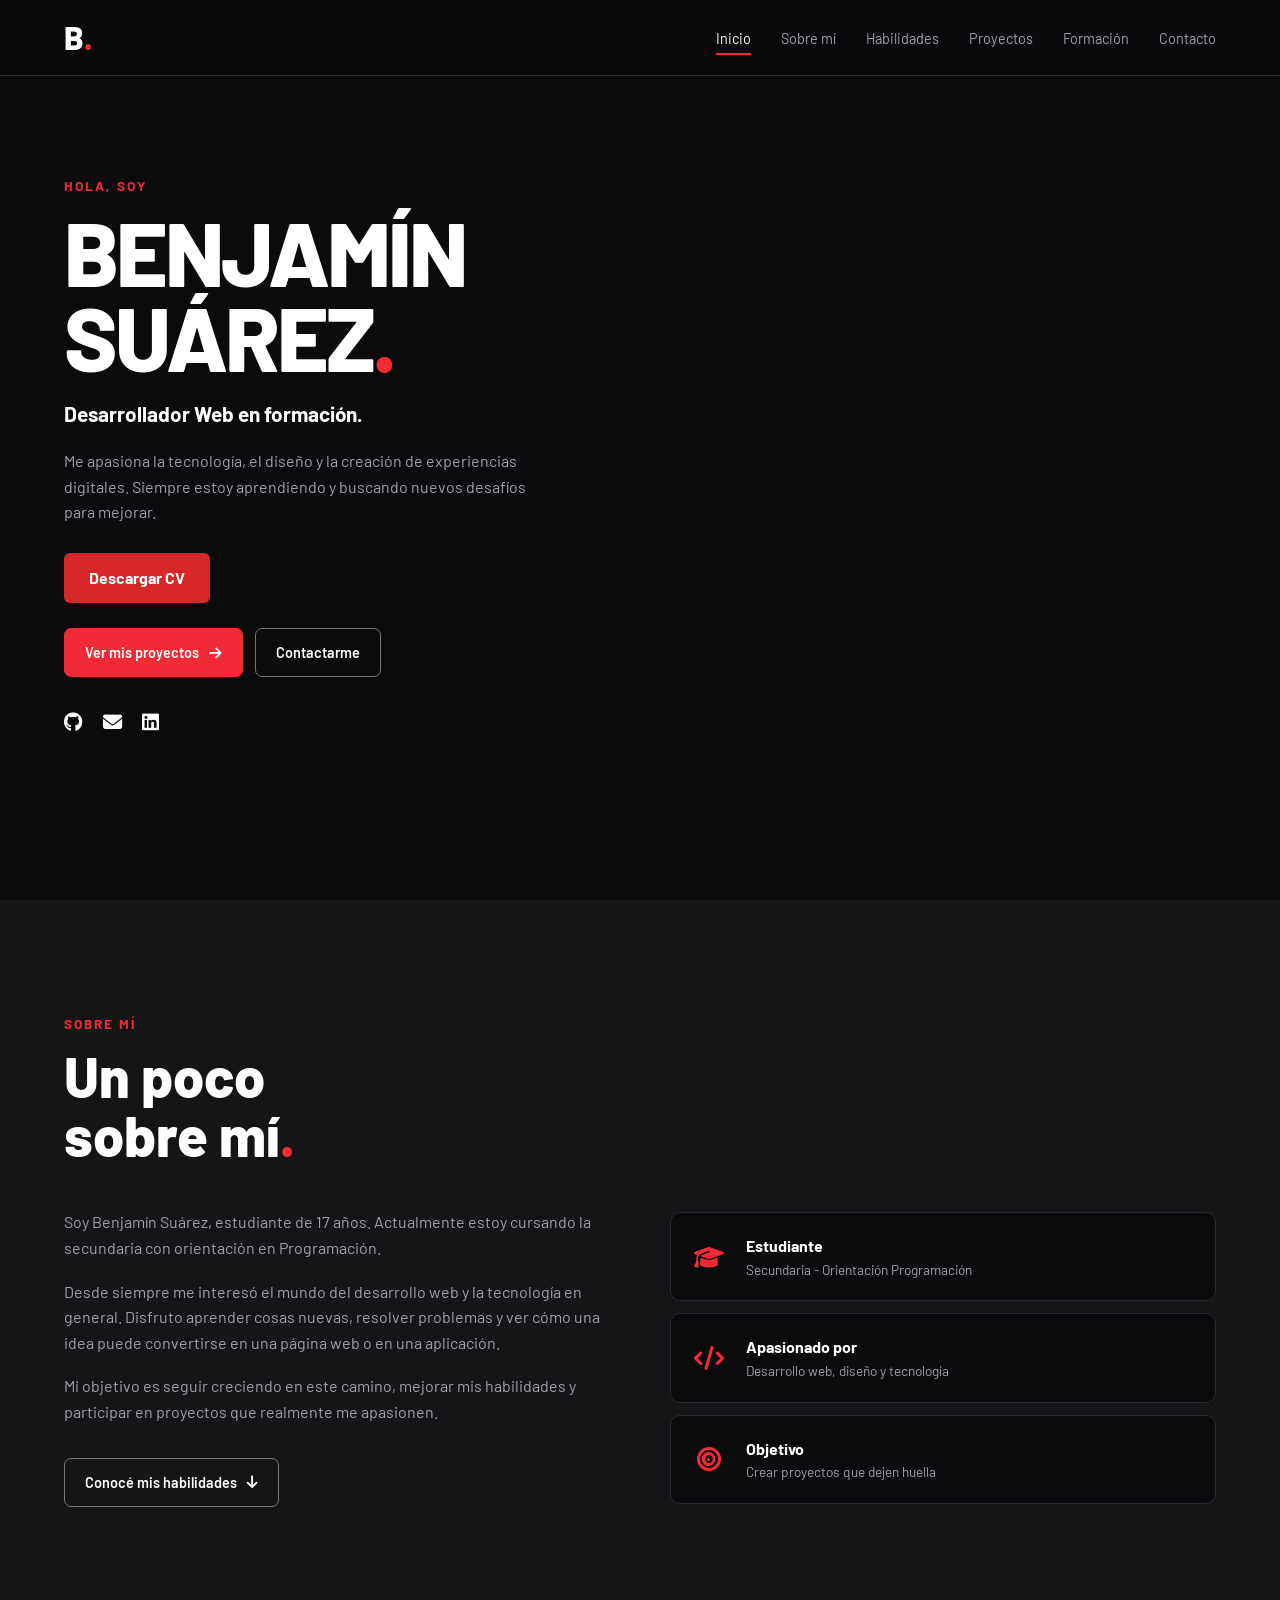
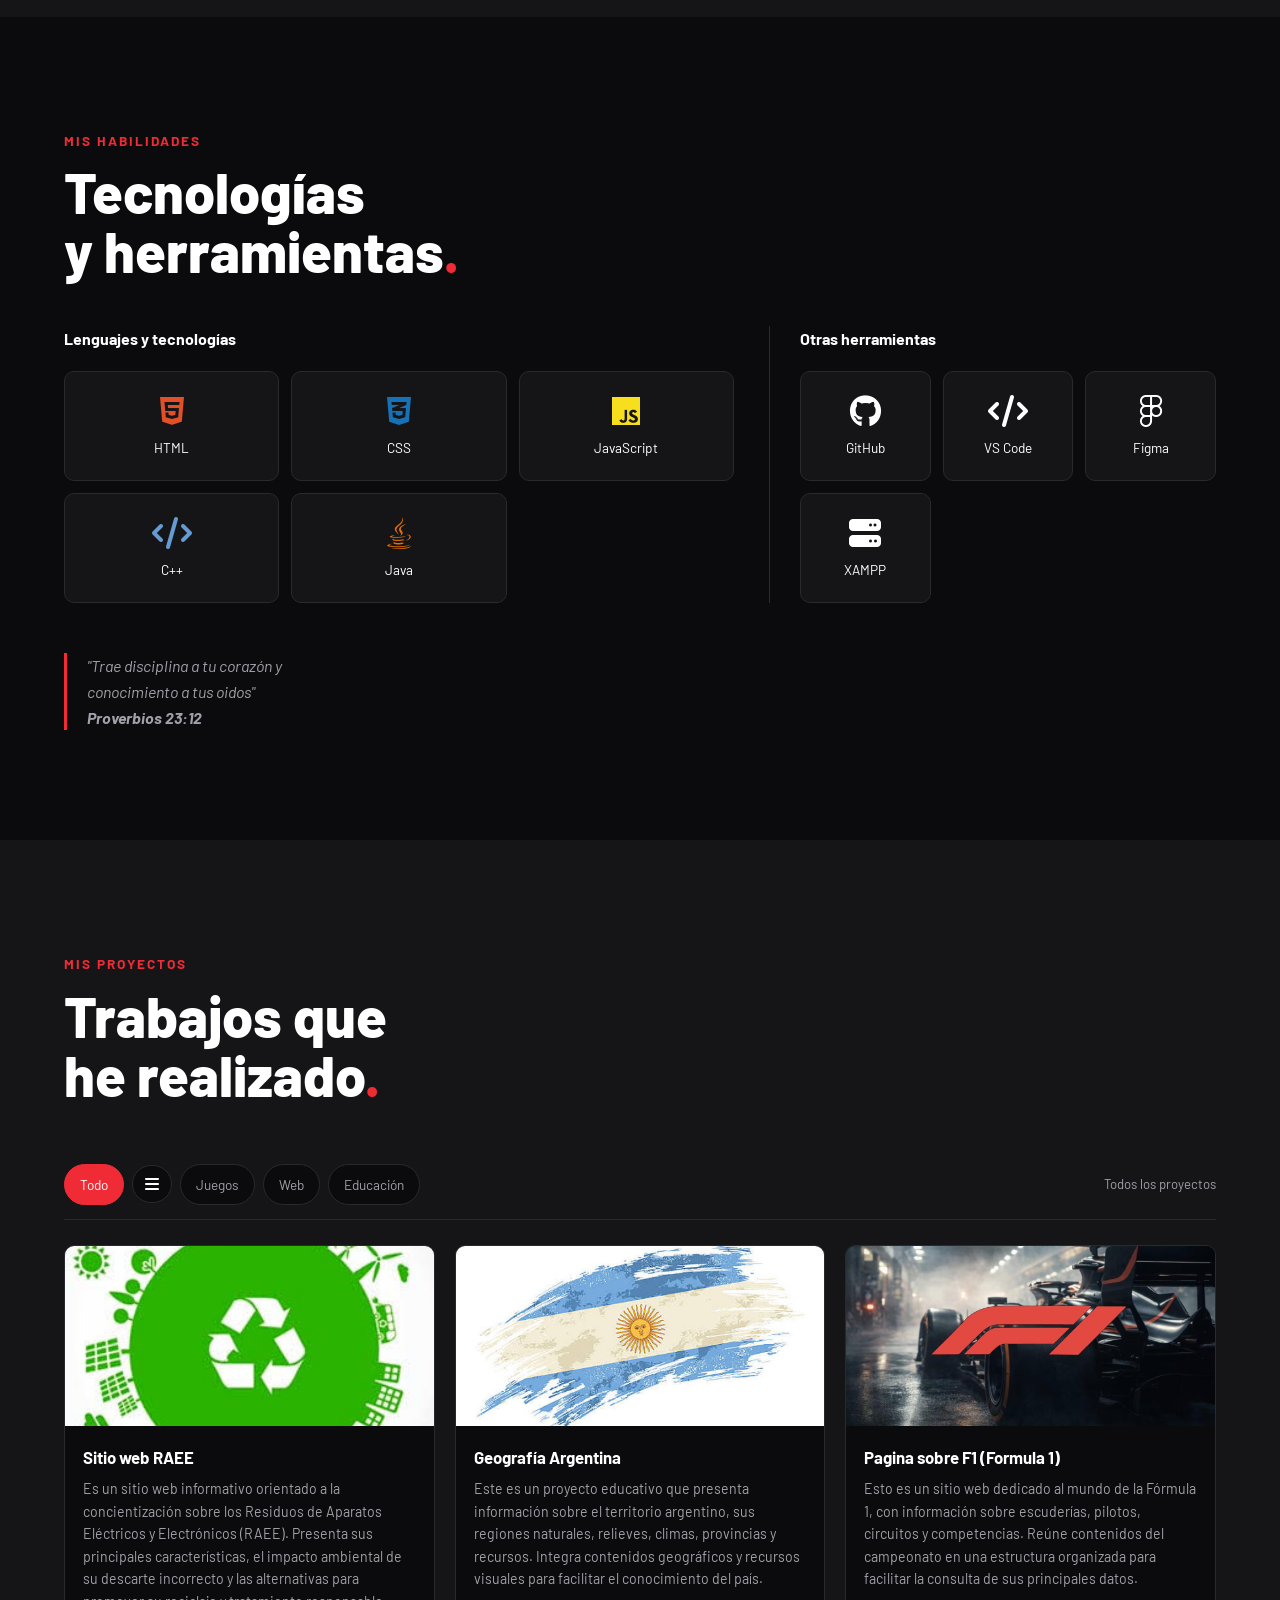
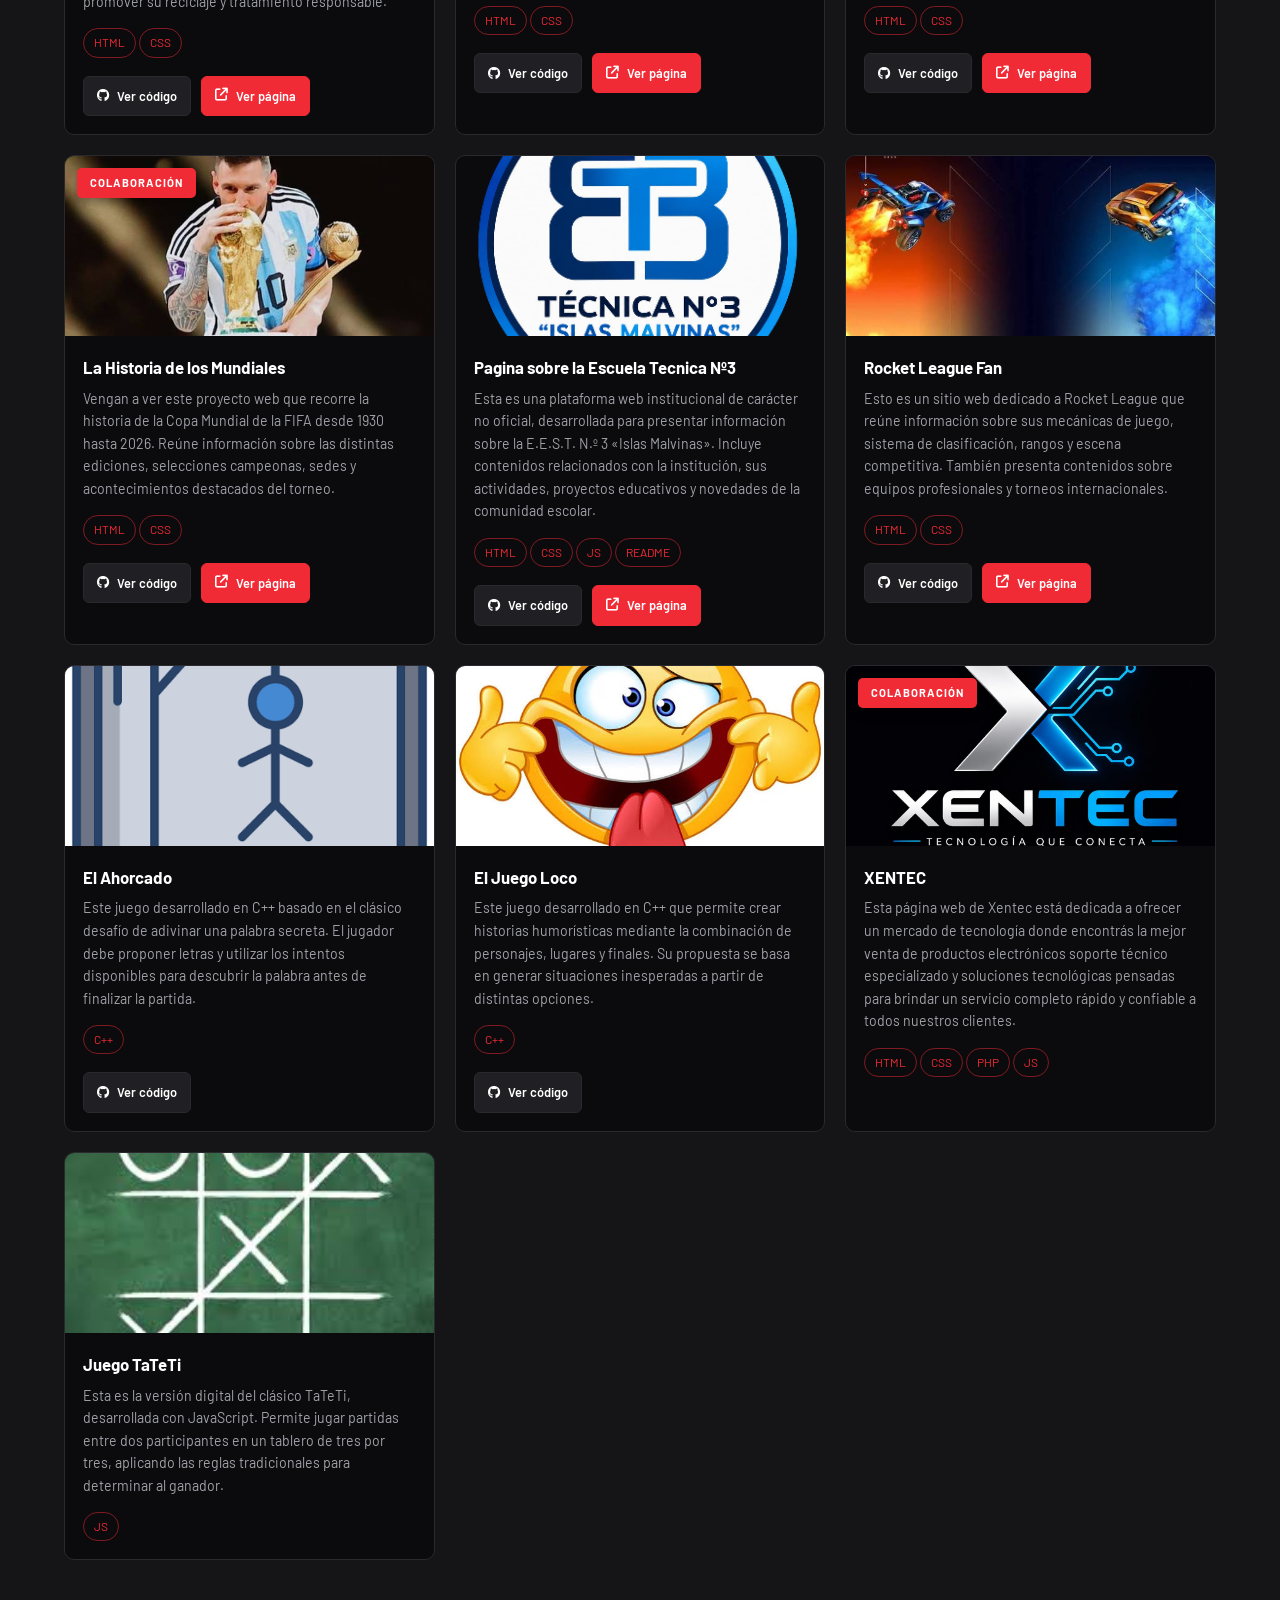
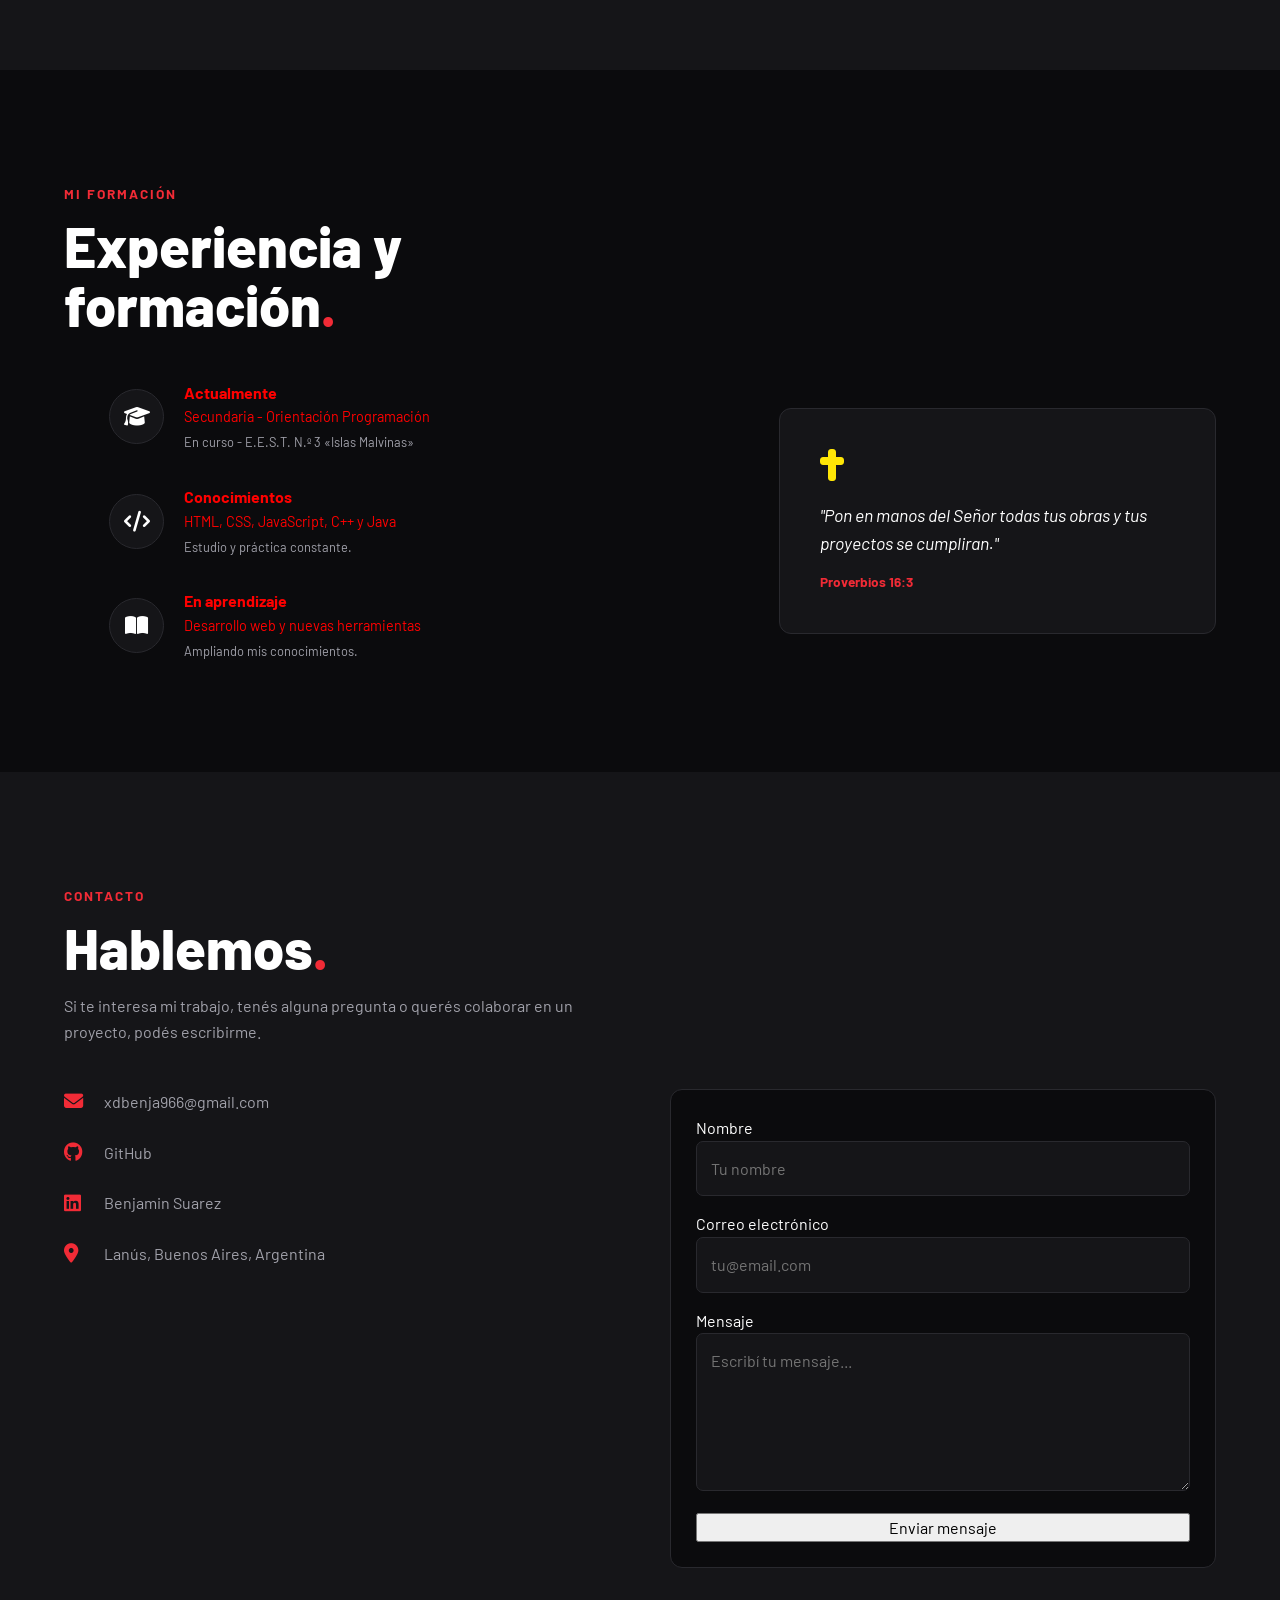
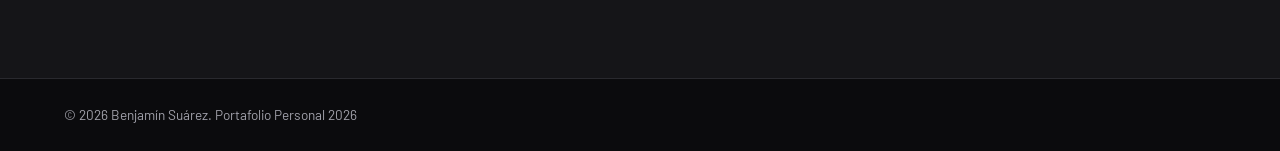
<file: index.html>
<!DOCTYPE html>
<html lang="es">

<head>
    <meta charset="UTF-8">
    <meta name="viewport" content="width=device-width, initial-scale=1.0">
    <meta name="description" content="Portafolio personal de Benjamín Suárez. Desarrollador web en formación.">
    <title>Benjamín Suárez | Portafolio</title>

    <!-- Tipografías -->
    <link rel="preconnect" href="https://fonts.googleapis.com">
    <link rel="preconnect" href="https://fonts.gstatic.com" crossorigin>
    <link href="https://fonts.googleapis.com/css2?family=Barlow:wght@300;400;500;600;700;800&display=swap"
        rel="stylesheet">

    <!-- Iconos -->
    <link rel="stylesheet" href="https://cdnjs.cloudflare.com/ajax/libs/font-awesome/6.5.0/css/all.min.css">

    <!-- CSS -->
    <link rel="stylesheet" href="css/styles.css">

    <!-- LOGO PAGINA -->
    <link rel="shortcut icon" href="assets/logob.JPG" type="image/png">
</head>

<body>

    <div class="scroll-progress" id="scroll-progress" aria-hidden="true"></div>

    <!-- ENCABEZADO -->
    <header class="header">
        <nav class="navbar container">

            <a href="#inicio" class="logo">B<span>.</span></a>

            <button class="menu-toggle" id="menu-toggle" aria-label="Abrir menú" aria-expanded="false">
                <i class="fa-solid fa-bars"></i>
            </button>

            <ul class="nav-links" id="nav-links">
                <li><a href="#inicio" class="nav-link active">Inicio</a></li>
                <li><a href="#sobre-mi" class="nav-link">Sobre mí</a></li>
                <li><a href="#habilidades" class="nav-link">Habilidades</a></li>
                <li><a href="#proyectos" class="nav-link">Proyectos</a></li>
                <li><a href="#formacion" class="nav-link">Formación</a></li>

                <li><a href="#contacto" class="nav-link">Contacto</a></li>
            </ul>


        </nav>
    </header>

    <main>

        <!-- INICIO -->
        <section class="hero section" id="inicio">
            <div class="container hero-content">

                <div class="hero-text">
                    <span class="eyebrow">HOLA, SOY</span>

                    <h1>BENJAMÍN<br>SUÁREZ<span>.</span></h1>

                    <h2>Desarrollador Web en formación.</h2>

                    <p>
                        Me apasiona la tecnología, el diseño y la creación
                        de experiencias digitales. Siempre estoy aprendiendo
                        y buscando nuevos desafíos para mejorar.
                    </p>

                    <div class="hero-buttons">
                        <a href="documentos/CV-Benjamin-Suarez.pdf" download="CV-Benjamin-Suarez.docx" class="btn-cv">
                            Descargar CV
                        </a>
                    </div>
                    <br>
                    <div class="hero-buttons">
                        <a href="#proyectos" class="btn btn-primary">
                            Ver mis proyectos <i class="fa-solid fa-arrow-right"></i>
                        </a>

                        <a href="#contacto" class="btn btn-outline">
                            Contactarme
                        </a>
                    </div>

                    <div class="social-links">
                        <a href="https://github.com/xdbenja966-cell" target="_blank" aria-label="GitHub">
                            <i class="fa-brands fa-github"></i>
                        </a>
                        <a href="mailto:xdbenja966@gmail.com" aria-label="Correo">
                            <i class="fa-solid fa-envelope"></i>
                        </a>
                        <a href="https://www.linkedin.com/in/benjamin-suarez-9343b6450/" target="_blank" class="linkedin">
                            <i class="fa-brands fa-linkedin"></i>
                        </a>
                    </div>
                </div>



            </div>
        </section>

        <!-- SOBRE MÍ -->
        <section class="section about" id="sobre-mi">
            <div class="container">

                <div class="section-heading">
                    <span class="eyebrow">SOBRE MÍ</span>
                    <h2>Un poco<br>sobre mí<span>.</span></h2>
                </div>

                <div class="about-content">

                    <div class="about-text">
                        <p>
                            Soy Benjamín Suárez, estudiante de 17 años.
                            Actualmente estoy cursando la secundaria con
                            orientación en Programación.
                        </p>

                        <p>
                            Desde siempre me interesó el mundo del desarrollo
                            web y la tecnología en general. Disfruto aprender
                            cosas nuevas, resolver problemas y ver cómo una
                            idea puede convertirse en una página web o en
                            una aplicación.
                        </p>

                        <p>
                            Mi objetivo es seguir creciendo en este camino,
                            mejorar mis habilidades y participar en proyectos
                            que realmente me apasionen.
                        </p>

                        <a href="#habilidades" class="btn btn-outline">
                            Conocé mis habilidades
                            <i class="fa-solid fa-arrow-down"></i>
                        </a>
                    </div>

                    <div class="about-cards">

                        <article class="info-card">
                            <i class="fa-solid fa-graduation-cap"></i>
                            <div>
                                <h3>Estudiante</h3>
                                <p>Secundaria - Orientación Programación</p>
                            </div>
                        </article>

                        <article class="info-card">
                            <i class="fa-solid fa-code"></i>
                            <div>
                                <h3>Apasionado por</h3>
                                <p>Desarrollo web, diseño y tecnología</p>
                            </div>
                        </article>

                        <article class="info-card">
                            <i class="fa-solid fa-bullseye"></i>
                            <div>
                                <h3>Objetivo</h3>
                                <p>Crear proyectos que dejen huella</p>
                            </div>
                        </article>

                    </div>
                </div>
            </div>
        </section>

        <!-- HABILIDADES -->
        <section class="section skills" id="habilidades">
            <div class="container">

                <div class="section-heading">
                    <span class="eyebrow">MIS HABILIDADES</span>
                    <h2>Tecnologías<br>y herramientas<span>.</span></h2>
                </div>

                <div class="skills-content">

                    <div class="skills-group">
                        <h3>Lenguajes y tecnologías</h3>

                        <div class="skills-grid">

                            <article class="skill-card">
                                <i class="fa-brands fa-html5 html"></i>
                                <p>HTML</p>
                            </article>

                            <article class="skill-card">
                                <i class="fa-brands fa-css3-alt css"></i>
                                <p>CSS</p>
                            </article>

                            <article class="skill-card">
                                <i class="fa-brands fa-js js"></i>
                                <p>JavaScript</p>
                            </article>

                            <article class="skill-card">
                                <i class="fa-solid fa-code cpp"></i>
                                <p>C++</p>
                            </article>

                            <article class="skill-card">
                                <i class="fa-brands fa-java java"></i>
                                <p>Java</p>
                            </article>

                        </div>
                    </div>

                    <div class="skills-group tools-group">
                        <h3>Otras herramientas</h3>

                        <div class="skills-grid">

                            <article class="skill-card">
                                <i class="fa-brands fa-github"></i>
                                <p>GitHub</p>
                            </article>

                            <article class="skill-card">
                                <i class="fa-solid fa-code"></i>
                                <p>VS Code</p>
                            </article>

                            <article class="skill-card">
                                <i class="fa-brands fa-figma"></i>
                                <p>Figma</p>
                            </article>

                            <article class="skill-card">
                                <i class="fa-solid fa-server"></i>
                                <p>XAMPP</p>
                            </article>

                        </div>
                    </div>

                </div>

                <blockquote class="skills-quote">
                    "Trae disciplina a tu corazón y<br>
                    conocimiento a tus oidos"<br>
                    <b>Proverbios 23:12</b>
                </blockquote>

            </div>
        </section>

        <!-- PROYECTOS -->
        <section class="section projects" id="proyectos">
            <div class="container">

                <div class="projects-header">
                    <div class="section-heading">
                        <span class="eyebrow">MIS PROYECTOS</span>
                        <h2>Trabajos que<br>he realizado<span>.</span></h2>
                    </div>
                </div>

                <!-- FILTROS Y SELECTOR DE AÑO -->
                <div class="projects-toolbar">
                    <div class="project-filters">
                        <button class="filter-btn active" data-filter="todos">Todo</button>

                        <div class="year-selector">
                            <button class="year-menu-btn" id="year-menu-btn" aria-label="Seleccionar año"
                                aria-expanded="false" aria-controls="year-menu">
                                <i class="fa-solid fa-bars"></i>
                            </button>

                            <div class="year-menu" id="year-menu">
                                <button type="button" data-year="5">5° año</button>
                                <button type="button" data-year="6" class="selected">6° año</button>
                            </div>
                        </div>

                        <button class="filter-btn" data-filter="juegos">Juegos</button>
                        <button class="filter-btn" data-filter="web">Web</button>
                        <button class="filter-btn" data-filter="educacion">Educación</button>
                    </div>

                    <span class="selected-year" id="selected-year">Proyectos de 6° año</span>
                </div>

                <div class="projects-grid">

                    <article class="project-card" data-category="educacion" data-year="5">
                        <img src="assets/raee.jpg" alt="Sitio web RAEE">
                        <div class="project-info">
                            <h3>Sitio web RAEE</h3>
                            <p>
                                Es un sitio web informativo orientado a la concientización sobre los Residuos de
                                Aparatos
                                Eléctricos y Electrónicos (RAEE). Presenta sus principales características, el impacto
                                ambiental de su descarte incorrecto y las alternativas para promover su reciclaje y
                                tratamiento responsable.
                            </p>
                            <div class="project-tag">
                                <span>HTML</span>
                            </div>
                            <div class="project-tag">
                                <span>CSS</span>
                            </div>
                            <div class="project-buttons">

                                <a href="https://github.com/xdbenja966-cell/Pagina-RAE"
                                    class="project-btn project-btn-code" target="_blank">
                                    <i class="fa-brands fa-github"></i>
                                    Ver código
                                </a>

                                <a href="https://xdbenja966-cell.github.io/Pagina-RAE/"
                                    class="project-btn project-btn-live" target="_blank">
                                    <i class="fa-solid fa-arrow-up-right-from-square"></i>
                                    Ver página
                                </a>

                            </div>
                        </div>
                    </article>

                    <article class="project-card" data-category="educacion" data-year="5">
                        <img src="assets/geoarg.jpg" alt="Geografía Argentina">
                        <div class="project-info">
                            <h3>Geografía Argentina</h3>
                            <p>
                                Este es un proyecto educativo que presenta información sobre el territorio argentino,
                                sus regiones
                                naturales, relieves, climas, provincias y recursos. Integra contenidos geográficos y
                                recursos visuales para facilitar el conocimiento del país.
                            </p>
                            <div class="project-tag">
                                <span>HTML</span>
                            </div>
                            <div class="project-tag">
                                <span>CSS</span>
                            </div>
                            <div class="project-buttons">

                                <a href="https://github.com/xdbenja966-cell/La-Geografia-de-la-Argentina"
                                    class="project-btn project-btn-code" target="_blank">
                                    <i class="fa-brands fa-github"></i>
                                    Ver código
                                </a>

                                <a href="https://xdbenja966-cell.github.io/La-Geografia-de-la-Argentina/"
                                    class="project-btn project-btn-live" target="_blank">
                                    <i class="fa-solid fa-arrow-up-right-from-square"></i>
                                    Ver página
                                </a>

                            </div>
                        </div>
                    </article>

                    <article class="project-card" data-category="educacion" data-year="5">
                        <img src="assets/f1.avif" alt="Geografía Argentina">
                        <div class="project-info">
                            <h3>Pagina sobre F1 (Formula 1)</h3>
                            <p>
                                Esto es un sitio web dedicado al mundo de la Fórmula 1, con información sobre
                                escuderías, pilotos,
                                circuitos y competencias. Reúne contenidos del campeonato en una estructura organizada
                                para facilitar la consulta de sus principales datos.
                            </p>
                            <div class="project-tag">
                                <span>HTML</span>
                            </div>
                            <div class="project-tag">
                                <span>CSS</span>
                            </div>
                            <div class="project-buttons">

                                <a href="https://github.com/xdbenja966-cell/F1-pagina-web"
                                    class="project-btn project-btn-code" target="_blank">
                                    <i class="fa-brands fa-github"></i>
                                    Ver código
                                </a>

                                <a href="https://xdbenja966-cell.github.io/F1-pagina-web/"
                                    class="project-btn project-btn-live" target="_blank">
                                    <i class="fa-solid fa-arrow-up-right-from-square"></i>
                                    Ver página
                                </a>

                            </div>
                        </div>
                    </article>

                    <article class="project-card proyecto-colaboracion" data-category="web" data-year="6">
                        <span class="etiqueta-colaboracion">Colaboración</span>
                        <img src="assets/mundial.jpg" alt="Mundiales">
                        <div class="project-info">
                            <h3>La Historia de los Mundiales</h3>
                            <p>
                                Vengan a ver este proyecto web que recorre la historia de la Copa Mundial de la FIFA
                                desde 1930 hasta
                                2026. Reúne información sobre las distintas ediciones, selecciones campeonas, sedes y
                                acontecimientos destacados del torneo.
                            </p>
                            <div class="project-tag">
                                <span>HTML</span>
                            </div>
                            <div class="project-tag">
                                <span>CSS</span>
                            </div>
                            <div class="project-buttons">

                                <a href="https://github.com/xdbenja966-cell/Historia-de-los-Mundiales-1930--2026--main"
                                    class="project-btn project-btn-code" target="_blank">
                                    <i class="fa-brands fa-github"></i>
                                    Ver código
                                </a>

                                <a href="https://xdbenja966-cell.github.io/Historia-de-los-Mundiales-1930--2026--main/index.html"
                                    class="project-btn project-btn-live" target="_blank">
                                    <i class="fa-solid fa-arrow-up-right-from-square"></i>
                                    Ver página
                                </a>

                            </div>
                        </div>
                    </article>

                    <article class="project-card" data-category="web educacion" data-year="6">
                        <img src="assets/logo.png" alt="Tecnica-3">
                        <div class="project-info">
                            <h3>Pagina sobre la Escuela Tecnica Nº3</h3>
                            <p>
                                Esta es una plataforma web institucional de carácter no oficial, desarrollada para
                                presentar
                                información sobre la E.E.S.T. N.º 3 «Islas Malvinas». Incluye contenidos relacionados
                                con la institución, sus actividades, proyectos educativos y novedades de la comunidad
                                escolar.
                            </p>
                            <div class="project-tag">
                                <span>HTML</span>
                            </div>
                            <div class="project-tag">
                                <span>CSS</span>
                            </div>
                            <div class="project-tag">
                                <span>JS</span>
                            </div>
                            <div class="project-tag">
                                <span>README</span>
                            </div>
                            <div class="project-buttons">

                                <a href="https://github.com/xdbenja966-cell/proyect-tec3"
                                    class="project-btn project-btn-code" target="_blank">
                                    <i class="fa-brands fa-github"></i>
                                    Ver código
                                </a>

                                <a href="https://xdbenja966-cell.github.io/proyect-tec3/"
                                    class="project-btn project-btn-live" target="_blank">
                                    <i class="fa-solid fa-arrow-up-right-from-square"></i>
                                    Ver página
                                </a>

                            </div>
                        </div>
                    </article>

                    <article class="project-card" data-category="web" data-year="5">
                        <img src="assets/rl.jpg" alt="Mundiales">
                        <div class="project-info">
                            <h3>Rocket League Fan</h3>
                            <p>
                                Esto es un sitio web dedicado a Rocket League que reúne información sobre sus mecánicas
                                de juego,
                                sistema de clasificación, rangos y escena competitiva. También presenta contenidos sobre
                                equipos profesionales y torneos internacionales.
                            </p>
                            <div class="project-tag">
                                <span>HTML</span>
                            </div>
                            <div class="project-tag">
                                <span>CSS</span>
                            </div>
                            <div class="project-buttons">

                                <a href="https://github.com/xdbenja966-cell/Pagina-de-Rocket-League"
                                    class="project-btn project-btn-code" target="_blank">
                                    <i class="fa-brands fa-github"></i>
                                    Ver código
                                </a>

                                <a href="https://xdbenja966-cell.github.io/Pagina-de-Rocket-League/"
                                    class="project-btn project-btn-live" target="_blank">
                                    <i class="fa-solid fa-arrow-up-right-from-square"></i>
                                    Ver página
                                </a>

                            </div>
                        </div>
                    </article>

                    <article class="project-card" data-category="juegos" data-year="5">
                        <img src="assets/ahorkado.png" alt="Juego">
                        <div class="project-info">
                            <h3>El Ahorcado</h3>
                            <p>
                                Este juego desarrollado en C++ basado en el clásico desafío de adivinar una palabra
                                secreta.
                                El jugador debe proponer letras y utilizar los intentos disponibles para descubrir la
                                palabra antes de finalizar la partida.
                            </p>
                            <div class="project-tag">
                                <span>C++</span>
                            </div>
                            <div class="project-buttons">

                                <a href="https://github.com/xdbenja966-cell/El-Ahorcado"
                                    class="project-btn project-btn-code" target="_blank">
                                    <i class="fa-brands fa-github"></i>
                                    Ver código
                                </a>

                            </div>
                        </div>
                    </article>
                    <article class="project-card" data-category="juegos" data-year="5">
                        <img src="assets/loko.jpg" alt="Juego">
                        <div class="project-info">
                            <h3>El Juego Loco</h3>
                            <p>
                                Este juego desarrollado en C++ que permite crear historias humorísticas mediante la
                                combinación de personajes, lugares y finales. Su propuesta se basa en generar
                                situaciones inesperadas a partir de distintas opciones.
                            </p>
                            <div class="project-tag">
                                <span>C++</span>
                            </div>
                            <div class="project-buttons">

                                <a href="https://github.com/xdbenja966-cell/El-Juego-Loco"
                                    class="project-btn project-btn-code" target="_blank">
                                    <i class="fa-brands fa-github"></i>
                                    Ver código
                                </a>

                            </div>
                        </div>
                    </article>
                    <article class="project-card proyecto-colaboracion" data-category="web" data-year="6">
                        <span class="etiqueta-colaboracion">Colaboración</span>
                        <img src="assets/logo.jpg" alt="Mundiales">
                        <div class="project-info">
                            <h3>XENTEC</h3>
                            <p>
                                Esta página web de Xentec está dedicada a ofrecer un mercado de tecnología donde
                                encontrás la mejor venta de productos electrónicos soporte técnico especializado y
                                soluciones tecnológicas pensadas para brindar un servicio completo rápido y confiable a
                                todos nuestros clientes.<br>
                            </p>
                            <div class="project-tag">
                                <span>HTML</span>
                            </div>
                            <div class="project-tag">
                                <span>CSS</span>
                            </div>
                            <div class="project-tag">
                                <span>PHP</span>
                            </div>
                            <div class="project-tag">
                                <span>JS</span>
                            </div>
                        </div>
                    </article>

                    <article class="project-card" data-category="juegos" data-year="6">
                        <img src="assets/tateti.jpg" alt="TaTeTi">
                        <div class="project-info">
                            <h3>Juego TaTeTi</h3>
                            <p>
                                Esta es la versión digital del clásico TaTeTi, desarrollada con JavaScript. Permite jugar partidas
                                entre dos participantes en un tablero de tres por tres, aplicando las reglas
                                tradicionales para determinar al ganador.
                            </p>
                            <div class="project-tag">
                                <span>JS</span>
                            </div>
                        </div>
                    </article>
                </div>
            </div>
        </section>

        <!-- FORMACIÓN -->
        <section class="section education" id="formacion">
            <div class="container">

                <div class="section-heading">
                    <span class="eyebrow">MI FORMACIÓN</span>
                    <h2>Experiencia y<br>formación<span>.</span></h2>
                </div>

                <div class="education-content">

                    <div class="timeline">

                        <article class="timeline-item">
                            <span class="timeline-dot"></span>
                            <div class="timeline-icon">
                                <i class="fa-solid fa-graduation-cap"></i>
                            </div>
                            <div class="timeline-info">
                                <h3>Actualmente</h3>
                                <p>Secundaria - Orientación Programación</p>
                                <span>En curso - E.E.S.T. N.º 3 «Islas Malvinas»</span>
                            </div>
                        </article>

                        <article class="timeline-item">
                            <span class="timeline-dot"></span>
                            <div class="timeline-icon">
                                <i class="fa-solid fa-code"></i>
                            </div>
                            <div class="timeline-info">
                                <h3>Conocimientos</h3>
                                <p>HTML, CSS, JavaScript, C++ y Java</p>
                                <span>Estudio y práctica constante.</span>
                            </div>
                        </article>

                        <article class="timeline-item">
                            <span class="timeline-dot"></span>
                            <div class="timeline-icon">
                                <i class="fa-solid fa-book-open"></i>
                            </div>
                            <div class="timeline-info">
                                <h3>En aprendizaje</h3>
                                <p>Desarrollo web y nuevas herramientas</p>
                                <span>Ampliando mis conocimientos.</span>
                            </div>
                        </article>

                    </div>

                    <div class="education-quote">
                        <i class="fa-solid fa-cross"></i>
                        <p>
                            "Pon en manos del Señor todas tus obras y tus proyectos se cumpliran."
                        </p>
                        <span>Proverbios 16:3</span>
                    </div>

                </div>
            </div>
        </section>

        <!-- CONTACTO -->
        <section class="section contact" id="contacto">
            <div class="container">

                <div class="section-heading">
                    <span class="eyebrow">CONTACTO</span>
                    <h2>Hablemos<span>.</span></h2>
                    <p>
                        Si te interesa mi trabajo, tenés alguna pregunta o querés colaborar en un proyecto, podés
                        escribirme.
                    </p>
                </div>

                <div class="contact-content">

                    <div class="contact-details">

                        <a href="mailto:xdbenja966@gmail.com">
                            <i class="fa-solid fa-envelope"></i>
                            <span>xdbenja966@gmail.com</span>
                        </a>

                        <a href="https://github.com/xdbenja966-cell" target="_blank">
                            <i class="fa-brands fa-github"></i>
                            <span>GitHub</span>
                        </a>

                        <a href="https://www.linkedin.com/in/benjamin-suarez-9343b6450/" target="_blank" class="linkedin">
                            <i class="fa-brands fa-linkedin"></i>
                            <span>Benjamin Suarez</span>
                        </a>

                        <div class="contact-location">
                            <i class="fa-solid fa-location-dot"></i>
                            <span>Lanús, Buenos Aires, Argentina</span>
                        </div>

                    </div>

                    <form action="https://formspree.io/f/mgakajdz" method="POST" class="contact-form">
                        <div class="form-group">
                            <label for="nombre">Nombre</label>
                            <input type="text" id="nombre" name="nombre" placeholder="Tu nombre" required>
                        </div>

                        <div class="form-group">
                            <label for="email">Correo electrónico</label>
                            <input type="email" id="email" name="email" placeholder="tu@email.com" required>
                        </div>

                        <div class="form-group">
                            <label for="mensaje">Mensaje</label>
                            <textarea id="mensaje" name="message" placeholder="Escribí tu mensaje..." rows="5"
                                required></textarea>
                        </div>

                        <button type="submit" class="btn-submit">
                            Enviar mensaje
                        </button>

                    </form>

                </div>
            </div>
        </section>

    </main>

    <button class="back-to-top" id="back-to-top" aria-label="Volver al inicio">
        <i class="fa-solid fa-arrow-up"></i>
    </button>

    <!-- PIE DE PÁGINA -->
    <footer class="footer">
        <div class="container footer-content">

            <p>© 2026 Benjamín Suárez. Portafolio Personal 2026</p>

        </div>
    </footer>

    <script src="js/script.js"></script>

</body>

</html>
</file>
<file: css/styles.css>
/* =================================
   CONFIGURACIÓN GENERAL
================================= */

:root {
    --background: #0b0b0d;
    --surface: #151518;
    --surface-light: #202024;
    --primary: #f12b36;
    --primary-hover: #d91e29;
    --text: #ffffff;
    --text-secondary: #a1a1aa;
    --border: #29292e;
    --header-bg: rgba(11, 11, 13, 0.92);
}

* {
    margin: 0;
    padding: 0;
    box-sizing: border-box;
    scroll-behavior: smooth;
}

body {
    font-family: 'Barlow', sans-serif;
    background: var(--background);
    color: var(--text);
    line-height: 1.6;
}

a {
    color: inherit;
    text-decoration: none;
}

button, input, textarea {
    font: inherit;
}

button {
    cursor: pointer;
}

img {
    display: block;
    max-width: 100%;
}

.container {
    width: 90%;
    max-width: 1200px;
    margin: auto;
}

.section {
    padding: 110px 0;
    scroll-margin-top: 75px;
}

.eyebrow {
    display: inline-block;
    color: var(--primary);
    font-size: 0.85rem;
    font-weight: 700;
    letter-spacing: 2px;
    margin-bottom: 12px;
}

.section-heading {
    margin-bottom: 45px;
}

.section-heading h2 {
    font-size: clamp(2.2rem, 5vw, 3.5rem);
    line-height: 1.05;
    font-weight: 800;
}

.section-heading h2 span {
    color: var(--primary);
}

.section-heading > p {
    color: var(--text-secondary);
    max-width: 550px;
    margin-top: 15px;
}


/* Personalización de la barra de desplazamiento */
::-webkit-scrollbar {
    width: 10px;
}

/* Fondo de la barra */
::-webkit-scrollbar-track {
    background: #111111;
}

/* Barra que se desplaza */
::-webkit-scrollbar-thumb {
    background: #b82025;
    border-radius: 10px;
    border: 2px solid #111111;
}

/* Efecto al pasar el mouse */
::-webkit-scrollbar-thumb:hover {
    background: #e63946;
}

/* Compatibilidad con Firefox */
html {
    scrollbar-width: thin;
    scrollbar-color: #b82025 #111111;
}


/* =================================
   ENCABEZADO Y NAVEGACIÓN
================================= */

.header {
    width: 100%;
    position: fixed;
    top: 0;
    left: 0;
    z-index: 1000;
    background: var(--header-bg);
    backdrop-filter: blur(15px);
    border-bottom: 1px solid var(--border);
}

.navbar {
    min-height: 75px;
    display: flex;
    align-items: center;
    justify-content: space-between;
}

.logo {
    font-size: 2rem;
    font-weight: 800;
}

.logo span {
    color: var(--primary);
}

.nav-links {
    display: flex;
    align-items: center;
    gap: 30px;
    list-style: none;
}

.nav-link {
    color: var(--text-secondary);
    font-size: 0.9rem;
    position: relative;
    transition: 0.3s;
}

.nav-link:hover,
.nav-link.active {
    color: var(--text);
}

.nav-link::after {
    content: "";
    position: absolute;
    width: 0;
    height: 2px;
    background: var(--primary);
    bottom: -8px;
    left: 0;
    transition: 0.3s;
}

.nav-link:hover::after,
.nav-link.active::after {
    width: 100%;
}

.menu-toggle {
    background: none;
    border: none;
    color: var(--text);
    font-size: 1.1rem;
}

.menu-toggle {
    display: none;
}

/* =================================
   BOTONES
================================= */

.btn {
    display: inline-flex;
    align-items: center;
    justify-content: center;
    gap: 10px;
    padding: 12px 20px;
    border-radius: 7px;
    font-size: 0.9rem;
    font-weight: 600;
    transition: 0.3s;
}

.btn-primary {
    background: var(--primary);
    color: white;
    border: 1px solid var(--primary);
}

.btn-primary:hover {
    background: var(--primary-hover);
    transform: translateY(-3px);
}

.btn-outline {
    background: transparent;
    color: var(--text);
    border: 1px solid #777;
}

.btn-outline:hover {
    border-color: var(--primary);
    color: var(--primary);
}

/* =================================
   INICIO
================================= */

.hero {
    min-height: 100vh;
    display: flex;
    align-items: center;
    padding-top: 120px;
}

.hero-content {
    display: grid;
    grid-template-columns: 1fr;
    align-items: center;
    gap: 0;
}

.hero-text h1 {
    font-size: clamp(3.5rem, 7vw, 6rem);
    line-height: 0.95;
    font-weight: 800;
    letter-spacing: -3px;
    margin-bottom: 18px;
}

.hero-text h1 span {
    color: var(--primary);
}

.hero-text h2 {
    font-size: 1.3rem;
    margin-bottom: 18px;
}

.hero-text > p {
    color: var(--text-secondary);
    max-width: 480px;
    margin-bottom: 28px;
}

.hero-buttons {
    display: flex;
    flex-wrap: wrap;
    gap: 12px;
}

.social-links {
    display: flex;
    gap: 20px;
    margin-top: 30px;
}

.social-links a {
    font-size: 1.2rem;
    transition: 0.3s;
}

.social-links a:hover {
    color: var(--primary);
    transform: translateY(-3px);
}

.btn-cv {
    display: inline-block;
    padding: 12px 25px;
    background-color: #D62828;
    color: white;
    text-decoration: none;
    border-radius: 6px;
    font-weight: bold;
    transition: 0.3s;
}

.btn-cv:hover {
    background-color: #A71919;
    transform: translateY(-3px);
}

/* =================================
   SOBRE MÍ
================================= */

.about {
    background: var(--surface);
}

.about-content {
    display: grid;
    grid-template-columns: 1fr 1fr;
    align-items: center;
    gap: 60px;
}

.about-text p {
    color: var(--text-secondary);
    margin-bottom: 18px;
}

.about-text .btn {
    margin-top: 15px;
}

.about-cards {
    display: grid;
    gap: 12px;
}

.info-card {
    display: flex;
    align-items: center;
    gap: 20px;
    padding: 20px;
    background: var(--background);
    border: 1px solid var(--border);
    border-radius: 10px;
    transition: 0.3s;
}

.info-card:hover {
    border-color: var(--primary);
    transform: translateX(5px);
}

.info-card > i {
    color: var(--primary);
    font-size: 1.5rem;
    width: 35px;
    text-align: center;
}

.info-card h3 {
    font-size: 1rem;
}

.info-card p {
    color: var(--text-secondary);
    font-size: 0.85rem;
}

/* =================================
   HABILIDADES
================================= */

.skills-content {
    display: grid;
    grid-template-columns: 1.5fr 1fr;
    gap: 35px;
}

.skills-group h3 {
    margin-bottom: 20px;
    font-size: 1rem;
}

.tools-group {
    border-left: 1px solid var(--border);
    padding-left: 30px;
}

.skills-grid {
    display: grid;
    grid-template-columns: repeat(3, minmax(0, 1fr));
    gap: 12px;
}

.skill-card {
    background: var(--surface);
    border: 1px solid var(--border);
    border-radius: 10px;
    min-height: 110px;
    display: flex;
    flex-direction: column;
    align-items: center;
    justify-content: center;
    gap: 10px;
    transition: border-color 0.3s ease;
}

.skill-card:hover {
    border-color: var(--primary);
    transform: none;
}

.skill-card i {
    font-size: 2rem;
}

.skill-card p {
    font-size: 0.85rem;
}

.html {
    color: #e34f26;
}

.css {
    color: #1572b6;
}

.js {
    color: #f7df1e;
}

.cpp {
    color: #659ad2;
}

.java {
    color: #e76f00;
}

.skills-quote {
    margin-top: 50px;
    padding-left: 20px;
    border-left: 3px solid var(--primary);
    color: var(--text-secondary);
    font-style: italic;
}

/* =================================
   PROYECTOS
================================= */

.projects {
    background: var(--surface);
}

.projects-header {
    display: flex;
    justify-content: space-between;
    align-items: end;
    gap: 30px;
    margin-bottom: 45px;
}

.projects-header .section-heading {
    margin-bottom: 0;
}

.project-filters {
    display: flex;
    flex-wrap: wrap;
    align-items: center;
    gap: 8px;
}

/* Barra de filtros fija dentro de la sección de proyectos */
.projects-toolbar {
    position: sticky;
    top: 75px;
    z-index: 50;
    display: flex;
    align-items: center;
    justify-content: space-between;
    flex-wrap: wrap;
    gap: 12px;
    padding: 14px 0;
    margin-bottom: 25px;
    background: var(--surface);
    border-bottom: 1px solid var(--border);
}

/* Selector de año con menú hamburguesa */
.year-selector {
    position: relative;
}

.year-menu-btn {
    width: 40px;
    height: 38px;
    display: grid;
    place-items: center;
    background: var(--background);
    color: var(--text);
    border: 1px solid var(--border);
    border-radius: 30px;
    transition: 0.3s;
}

.year-menu-btn:hover,
.year-menu-btn[aria-expanded="true"] {
    color: white;
    background: var(--primary);
    border-color: var(--primary);
}

.year-menu {
    position: absolute;
    top: calc(100% + 10px);
    left: 0;
    min-width: 145px;
    padding: 6px;
    display: none;
    flex-direction: column;
    background: var(--surface-light);
    border: 1px solid var(--border);
    border-radius: 10px;
    box-shadow: 0 12px 28px rgba(0, 0, 0, 0.35);
    z-index: 100;
}

.year-menu.show {
    display: flex;
}

.year-menu button {
    width: 100%;
    padding: 10px 12px;
    color: var(--text-secondary);
    text-align: left;
    background: transparent;
    border: 0;
    border-radius: 6px;
    transition: 0.2s;
}

.year-menu button:hover,
.year-menu button.selected {
    color: white;
    background: var(--primary);
}

.selected-year {
    color: var(--text-secondary);
    font-size: 0.82rem;
}

.filter-btn {
    background: var(--background);
    color: var(--text-secondary);
    border: 1px solid var(--border);
    padding: 9px 15px;
    border-radius: 30px;
    font-size: 0.85rem;
    transition: 0.3s;
}

.filter-btn:hover,
.filter-btn.active {
    background: var(--primary);
    color: white;
    border-color: var(--primary);
}

.projects-grid {
    display: grid;
    grid-template-columns: repeat(3, 1fr);
    gap: 20px;
}

.project-card {
    background: var(--background);
    border: 1px solid var(--border);
    border-radius: 10px;
    overflow: hidden;
    transition: 0.3s;
}

/* ETIQUETA DE COLABORACIÓN */

.proyecto-colaboracion {
    position: relative;
}

.etiqueta-colaboracion {
    position: absolute;
    top: 12px;
    left: 12px;
    z-index: 2;
    background: var(--primary);
    color: white;
    padding: 6px 13px;
    border-radius: 5px;
    font-size: 0.7rem;
    font-weight: 700;
    letter-spacing: 1px;
    text-transform: uppercase;
    box-shadow: 0 4px 12px rgba(0, 0, 0, 0.35);
}

.project-card:hover {
    border-color: var(--primary);
    transform: translateY(-5px);
}

.project-card img,
.project-placeholder {
    width: 100%;
    height: 180px;
    object-fit: cover;
}

.project-placeholder {
    display: flex;
    flex-direction: column;
    align-items: center;
    justify-content: center;
    gap: 10px;
    background: var(--surface-light);
    color: var(--primary);
}

.project-placeholder i {
    font-size: 3rem;
}

.project-placeholder span {
    font-size: 0.8rem;
    font-weight: 700;
}

.project-info {
    padding: 18px;
}

.project-info h3 {
    font-size: 1.05rem;
    margin-bottom: 7px;
}

.project-info p {
    color: var(--text-secondary);
    font-size: 0.88rem;
    margin-bottom: 15px;
}

.project-tag {
    display: inline-block;
    border: 1px solid rgba(241, 43, 54, 0.5);
    color: var(--primary);
    border-radius: 20px;
    padding: 4px 10px;
    font-size: 0.75rem;
}

.project-card.hidden {
    display: none;
}
.project-buttons {
    display: flex;
    flex-wrap: wrap;
    gap: 10px;
    margin-top: 18px;
}

.project-btn {
    display: inline-flex;
    align-items: center;
    justify-content: center;
    gap: 8px;
    padding: 9px 13px;
    border-radius: 6px;
    font-size: 0.8rem;
    font-weight: 600;
    text-decoration: none;
    transition: 0.3s ease;
}

.project-btn-code {
    background: var(--surface-light);
    color: var(--text);
    border: 1px solid var(--border);
}

.project-btn-live {
    background: var(--primary);
    color: white;
    border: 1px solid var(--primary);
}

.project-btn:hover {
    transform: translateY(-3px);
}


/* =================================
   FORMACIÓN
================================= */

.education-content {
    display: grid;
    grid-template-columns: 1.2fr 0.8fr;
    gap: 60px;
    align-items: center;
}

.timeline {
    position: relative;
    display: grid;
    gap: 30px;
    padding-left: 5px;
}



.timeline-item {
    color: #ff0000;
    display: flex;
    align-items: center;
    gap: 20px;
    position: relative;
}

.timeline-dot {
    position: absolute;
    left: 8px;
    top: 50%;
    transform: translateY(-50%);
    width: 16px;
    height: 16px;
    z-index: 2;
}

.timeline-icon {
    width: 55px;
    height: 55px;
    min-width: 55px;
    margin-left: 40px;
    display: grid;
    place-items: center;
    border: 1px solid var(--border);
    border-radius: 50%;
    font-size: 1.3rem;
    color: var(--text);
    background: var(--surface);
}

.timeline-info h3 {
    font-size: 1rem;
}

.timeline-info p {
    font-size: 0.9rem;
}

.timeline-info span {
    color: var(--text-secondary);
    font-size: 0.8rem;
}

.education-quote {
    background: var(--surface);
    border: 1px solid var(--border);
    border-radius: 12px;
    padding: 40px;
}

.education-quote i {
    font-size: 2rem;
    color: #ffe606;
    margin-bottom: 20px;
}

.education-quote p {
    font-style: italic;
    font-size: 1.1rem;
}

.education-quote span {
    display: block;
    width: 40px;
    height: 3px;
    background: var(--primary);
    margin-top: 20px;
}

/* =================================
   CONTACTO
================================= */

.contact {
    background: var(--surface);
}

.contact-content {
    display: grid;
    grid-template-columns: 1fr 1fr;
    gap: 60px;
}

.contact-details {
    display: flex;
    flex-direction: column;
    gap: 25px;
}

.contact-details a,
.contact-location {
    display: flex;
    align-items: center;
    gap: 15px;
    color: var(--text-secondary);
    transition: 0.3s;
}

.contact-details a:hover {
    color: var(--primary);
}

.contact-details i {
    color: var(--primary);
    font-size: 1.2rem;
    width: 25px;
}

.contact-form {
    display: flex;
    flex-direction: column;
    gap: 15px;
    background: var(--background);
    padding: 25px;
    border: 1px solid var(--border);
    border-radius: 12px;
}

.contact-form input,
.contact-form textarea {
    width: 100%;
    padding: 14px;
    background: var(--surface);
    border: 1px solid var(--border);
    border-radius: 7px;
    color: var(--text);
    outline: none;
    transition: 0.3s;
}

.contact-form input:focus,
.contact-form textarea:focus {
    border-color: var(--primary);
}

.contact-form textarea {
    min-height: 130px;
    resize: vertical;
}

.contact-form button {
    width: 100%;
}

/* =================================
   PIE DE PÁGINA
================================= */

.footer {
    background: var(--background);
    border-top: 1px solid var(--border);
    padding: 25px 0;
}

.footer-content {
    display: flex;
    justify-content: space-between;
    align-items: center;
    gap: 20px;
}

.footer-content p {
    color: var(--text-secondary);
    font-size: 0.85rem;
}

.footer .social-links {
    margin: 0;
}

/* =================================
   ANIMACIONES
================================= */

@keyframes aparecer {
    from {
        opacity: 0;
        transform: translateY(25px);
    }

    to {
        opacity: 1;
        transform: translateY(0);
    }
}

.hero-text {
    animation: aparecer 0.9s ease;
}

/* =================================
   MOVIMIENTO Y NAVEGACIÓN
================================= */

html {
    scroll-behavior: smooth;
    scroll-padding-top: 85px;
}

.scroll-progress {
    position: fixed;
    top: 0;
    left: 0;
    width: 0;
    height: 3px;
    background: var(--primary);
    z-index: 1200;
    transform-origin: left;
}

.reveal {
    opacity: 0;
    transform: translateY(28px);
    transition: opacity 0.7s ease, transform 0.7s ease;
}

.reveal.visible {
    opacity: 1;
    transform: translateY(0);
}

.project-card, .info-card, .timeline-item,
.education-quote, .contact-form {
    transition: transform 0.3s ease, border-color 0.3s ease, box-shadow 0.3s ease;
}

.skill-card:hover, .project-card:hover {
    box-shadow: 0 12px 30px rgba(0, 0, 0, 0.18);
}

.back-to-top {
    position: fixed;
    right: 25px;
    bottom: 25px;
    width: 46px;
    height: 46px;
    display: grid;
    place-items: center;
    border: 0;
    border-radius: 8px;
    background: var(--primary);
    color: #fff;
    font-size: 1rem;
    opacity: 0;
    visibility: hidden;
    transform: translateY(12px);
    transition: opacity 0.3s ease, transform 0.3s ease, visibility 0.3s ease;
    z-index: 900;
}

.back-to-top.show {
    opacity: 1;
    visibility: visible;
    transform: translateY(0);
}

.back-to-top:hover {
    background: var(--primary-hover);
    transform: translateY(-4px);
}

.education-quote span {
    width: auto;
    height: auto;
    background: none;
    color: var(--primary);
    font-size: 0.85rem;
    font-weight: 700;
    margin-top: 14px;
}

.back-to-top.ocultar-footer {
    opacity: 0;
    visibility: hidden;
    pointer-events: none;
}

/* =================================
   TABLETS
================================= */

@media (max-width: 950px) {

    .nav-links {
        gap: 15px;
    }

    .hero-content {
        gap: 30px;
    }

    .hero-text h1 {
        font-size: 4rem;
    }

    .skills-content {
        grid-template-columns: 1fr;
    }

    .tools-group {
        border-left: none;
        border-top: 1px solid var(--border);
        padding: 25px 0 0;
    }

    .projects-grid {
        grid-template-columns: repeat(2, 1fr);
    }

    .about-content,
    .education-content,
    .contact-content {
        gap: 30px;
    }
}

/* =================================
   CELULARES
================================= */

@media (max-width: 700px) {

    .section {
        padding: 80px 0;
    }

    .back-to-top {
        right: 16px;
        bottom: 16px;
    }

    .menu-toggle {
        display: block;
        order: 3;
    }

    .nav-links {
        position: absolute;
        top: 75px;
        left: 0;
        width: 100%;
        padding: 25px;
        background: var(--surface);
        border-bottom: 1px solid var(--border);
        display: none;
        flex-direction: column;
        align-items: flex-start;
        gap: 25px;
    }

    .nav-links.show {
        display: flex;
    }

    .hero {
        min-height: auto;
        padding-top: 130px;
    }

    .hero-content {
        grid-template-columns: 1fr;
        gap: 0;
    }

    .hero-text h1 {
        font-size: clamp(3rem, 13vw, 4.5rem);
    }

    .about-content,
    .education-content,
    .contact-content {
        grid-template-columns: 1fr;
    }

    .projects-header {
        align-items: flex-start;
        flex-direction: column;
    }

    .projects-toolbar {
        top: 75px;
        align-items: flex-start;
        flex-direction: column;
        width: 100%;
        padding: 12px 0;
    }

    .project-filters {
        width: 100%;
        gap: 7px;
    }

    .filter-btn {
        padding: 8px 12px;
        font-size: 0.8rem;
    }

    .selected-year {
        font-size: 0.78rem;
    }

    .projects-grid {
        grid-template-columns: 1fr;
    }

    .skills-grid {
        grid-template-columns: repeat(3, 1fr);
    }

    .education-quote {
        padding: 25px;
    }

    .footer-content {
        flex-direction: column;
        text-align: center;
    }
}

@media (max-width: 380px) {

    .container {
        width: 92%;
    }

    .skills-grid {
        grid-template-columns: repeat(2, 1fr);
    }

    .hero-buttons .btn {
        width: 100%;
    }
}

/* Accesibilidad: reducir movimiento si el usuario lo prefiere */

@media (prefers-reduced-motion: reduce) {
    *,
    *::before,
    *::after {
        scroll-behavior: auto !important;
        animation-duration: 0.01ms !important;
        transition-duration: 0.01ms !important;
    }
}
</file>
